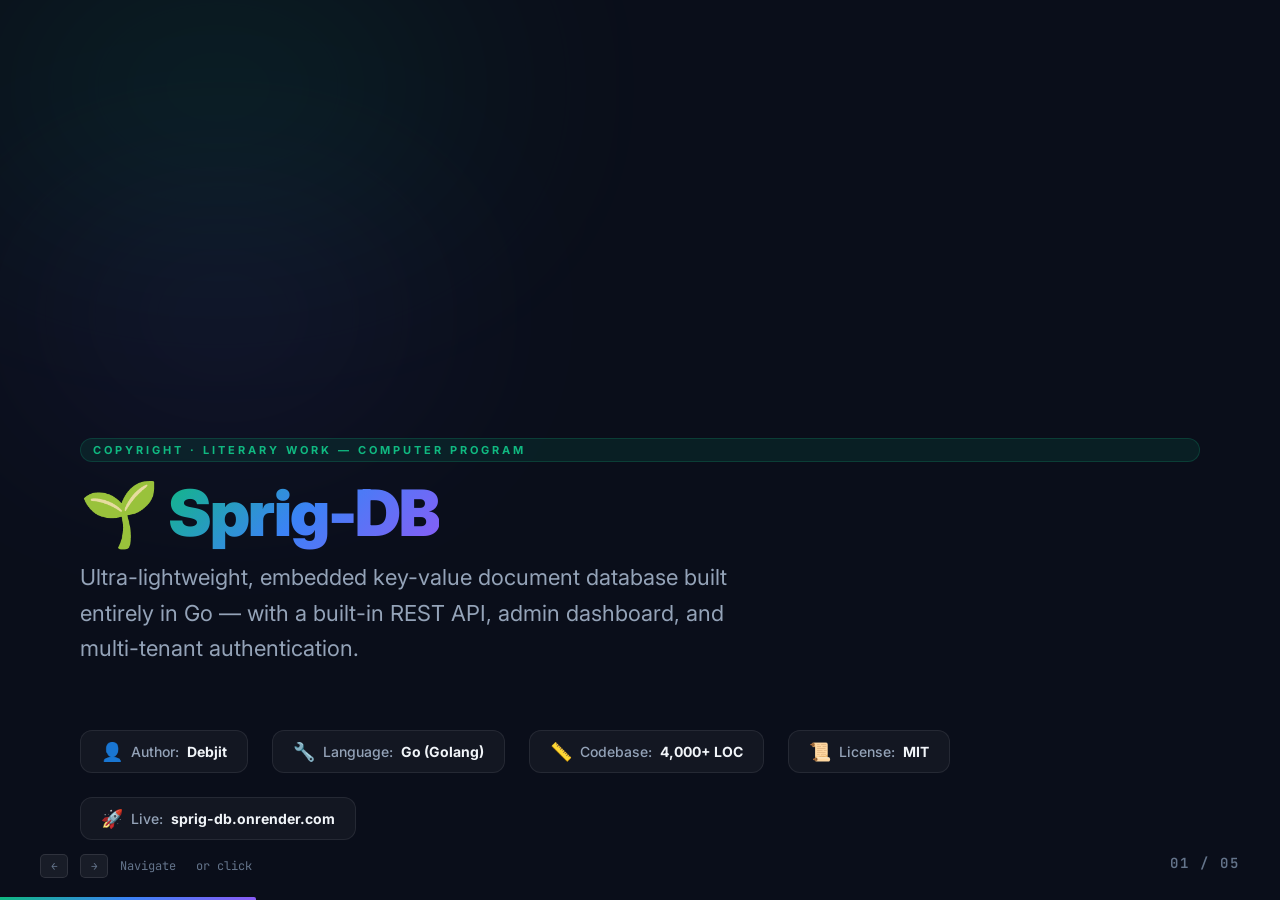
<file: presentation/index.html>
<!DOCTYPE html>
<html lang="en">
<head>
  <meta charset="UTF-8">
  <meta name="viewport" content="width=device-width, initial-scale=1.0">
  <title>Sprig-DB — Copyright Presentation</title>
  <link rel="preconnect" href="https://fonts.googleapis.com">
  <link rel="preconnect" href="https://fonts.gstatic.com" crossorigin>
  <link href="https://fonts.googleapis.com/css2?family=Inter:wght@300;400;500;600;700;800;900&family=JetBrains+Mono:wght@400;500;700&display=swap" rel="stylesheet">
  <style>
    *, *::before, *::after { margin: 0; padding: 0; box-sizing: border-box; }

    :root {
      --bg-primary: #0a0e1a;
      --bg-secondary: #111827;
      --bg-card: rgba(17, 24, 39, 0.7);
      --glass: rgba(255, 255, 255, 0.04);
      --glass-border: rgba(255, 255, 255, 0.08);
      --text-primary: #f1f5f9;
      --text-secondary: #94a3b8;
      --text-muted: #64748b;
      --accent-green: #10b981;
      --accent-emerald: #34d399;
      --accent-blue: #3b82f6;
      --accent-indigo: #6366f1;
      --accent-purple: #8b5cf6;
      --accent-pink: #ec4899;
      --accent-amber: #f59e0b;
      --accent-red: #ef4444;
      --gradient-main: linear-gradient(135deg, #10b981 0%, #3b82f6 50%, #8b5cf6 100%);
      --gradient-warm: linear-gradient(135deg, #f59e0b 0%, #ef4444 100%);
      --gradient-cool: linear-gradient(135deg, #06b6d4 0%, #6366f1 100%);
    }

    html, body {
      width: 100%;
      height: 100%;
      overflow: hidden;
      font-family: 'Inter', -apple-system, BlinkMacSystemFont, sans-serif;
      background: var(--bg-primary);
      color: var(--text-primary);
      -webkit-font-smoothing: antialiased;
    }

    /* ── Slide Container ── */
    .slides-container {
      width: 100%;
      height: 100%;
      position: relative;
    }

    .slide {
      position: absolute;
      inset: 0;
      display: flex;
      flex-direction: column;
      justify-content: center;
      padding: 60px 80px;
      opacity: 0;
      visibility: hidden;
      transform: translateX(60px);
      transition: all 0.6s cubic-bezier(0.16, 1, 0.3, 1);
      overflow-y: auto;
    }

    .slide.active {
      opacity: 1;
      visibility: visible;
      transform: translateX(0);
    }

    .slide.exit-left {
      opacity: 0;
      visibility: hidden;
      transform: translateX(-60px);
    }

    /* ── Background Effects ── */
    .bg-orb {
      position: absolute;
      border-radius: 50%;
      filter: blur(120px);
      opacity: 0.15;
      pointer-events: none;
      z-index: 0;
    }

    .slide > * { position: relative; z-index: 1; }

    /* ── Slide Number ── */
    .slide-number {
      position: fixed;
      bottom: 28px;
      right: 40px;
      font-size: 14px;
      font-weight: 600;
      color: var(--text-muted);
      letter-spacing: 2px;
      z-index: 100;
      font-family: 'JetBrains Mono', monospace;
    }

    /* ── Progress Bar ── */
    .progress-bar {
      position: fixed;
      bottom: 0;
      left: 0;
      height: 3px;
      background: var(--gradient-main);
      transition: width 0.5s cubic-bezier(0.16, 1, 0.3, 1);
      z-index: 100;
      border-radius: 0 2px 0 0;
    }

    /* ── Typography ── */
    .slide-label {
      display: inline-block;
      font-size: 11px;
      font-weight: 700;
      letter-spacing: 3px;
      text-transform: uppercase;
      color: var(--accent-green);
      margin-bottom: 16px;
      padding: 4px 12px;
      background: rgba(16, 185, 129, 0.1);
      border: 1px solid rgba(16, 185, 129, 0.2);
      border-radius: 20px;
    }

    h1 {
      font-size: 64px;
      font-weight: 900;
      line-height: 1.1;
      letter-spacing: -2px;
      margin-bottom: 12px;
    }

    h1 .gradient-text {
      background: var(--gradient-main);
      -webkit-background-clip: text;
      -webkit-text-fill-color: transparent;
      background-clip: text;
    }

    h2 {
      font-size: 42px;
      font-weight: 800;
      line-height: 1.2;
      letter-spacing: -1px;
      margin-bottom: 32px;
    }

    h2 .gradient-text {
      background: var(--gradient-main);
      -webkit-background-clip: text;
      -webkit-text-fill-color: transparent;
      background-clip: text;
    }

    h3 {
      font-size: 20px;
      font-weight: 700;
      color: var(--text-primary);
      margin-bottom: 12px;
    }

    .subtitle {
      font-size: 22px;
      font-weight: 400;
      color: var(--text-secondary);
      line-height: 1.6;
      max-width: 700px;
      margin-bottom: 40px;
    }

    p, li {
      font-size: 18px;
      line-height: 1.7;
      color: var(--text-secondary);
    }

    /* ── Meta Row ── */
    .meta-row {
      display: flex;
      gap: 24px;
      flex-wrap: wrap;
      margin-top: 24px;
    }

    .meta-chip {
      display: flex;
      align-items: center;
      gap: 8px;
      padding: 10px 20px;
      background: var(--glass);
      border: 1px solid var(--glass-border);
      border-radius: 12px;
      font-size: 14px;
      font-weight: 500;
      color: var(--text-secondary);
      backdrop-filter: blur(12px);
    }

    .meta-chip .chip-icon {
      font-size: 18px;
    }

    .meta-chip .chip-value {
      color: var(--text-primary);
      font-weight: 700;
    }

    /* ── Glass Card ── */
    .glass-card {
      background: var(--glass);
      border: 1px solid var(--glass-border);
      border-radius: 16px;
      padding: 28px 32px;
      backdrop-filter: blur(20px);
      transition: border-color 0.3s, transform 0.3s;
    }

    .glass-card:hover {
      border-color: rgba(255, 255, 255, 0.15);
      transform: translateY(-2px);
    }

    .glass-card h3 {
      margin-bottom: 16px;
    }

    /* ── Grid Layouts ── */
    .grid-2 {
      display: grid;
      grid-template-columns: 1fr 1fr;
      gap: 24px;
      margin-top: 8px;
    }

    .grid-3 {
      display: grid;
      grid-template-columns: 1fr 1fr 1fr;
      gap: 20px;
      margin-top: 8px;
    }

    /* ── Problem Cards ── */
    .problem-item {
      display: flex;
      align-items: flex-start;
      gap: 14px;
      padding: 16px 0;
    }

    .problem-item .icon {
      font-size: 22px;
      flex-shrink: 0;
      margin-top: 2px;
    }

    .problem-item .label {
      font-size: 16px;
      font-weight: 600;
      color: var(--text-primary);
    }

    .problem-item .desc {
      font-size: 14px;
      color: var(--text-muted);
      margin-top: 4px;
    }

    /* ── Comparison Table ── */
    .comparison-table {
      width: 100%;
      border-collapse: separate;
      border-spacing: 0;
      margin-top: 12px;
      font-size: 15px;
    }

    .comparison-table th {
      text-align: left;
      padding: 12px 16px;
      font-weight: 700;
      font-size: 12px;
      letter-spacing: 1.5px;
      text-transform: uppercase;
      color: var(--text-muted);
      border-bottom: 1px solid var(--glass-border);
    }

    .comparison-table td {
      padding: 10px 16px;
      border-bottom: 1px solid rgba(255, 255, 255, 0.03);
      color: var(--text-secondary);
      font-size: 14px;
    }

    .comparison-table tr:last-child td {
      border-bottom: none;
    }

    .check { color: var(--accent-green); font-weight: 700; }
    .cross { color: var(--accent-red); opacity: 0.6; }

    /* ── Stats Row ── */
    .stat-card {
      text-align: center;
      padding: 24px 16px;
    }

    .stat-card .stat-value {
      font-size: 36px;
      font-weight: 900;
      background: var(--gradient-main);
      -webkit-background-clip: text;
      -webkit-text-fill-color: transparent;
      background-clip: text;
    }

    .stat-card .stat-label {
      font-size: 13px;
      font-weight: 600;
      color: var(--text-muted);
      margin-top: 6px;
      text-transform: uppercase;
      letter-spacing: 1px;
    }

    /* ── Novelty Component Table ── */
    .component-row {
      display: flex;
      align-items: center;
      padding: 12px 0;
      border-bottom: 1px solid rgba(255, 255, 255, 0.04);
      gap: 16px;
    }

    .component-row:last-child { border-bottom: none; }

    .component-name {
      font-size: 14px;
      font-weight: 700;
      color: var(--accent-emerald);
      min-width: 180px;
      font-family: 'JetBrains Mono', monospace;
    }

    .component-lines {
      font-size: 13px;
      font-weight: 600;
      color: var(--accent-blue);
      min-width: 80px;
      font-family: 'JetBrains Mono', monospace;
    }

    .component-desc {
      font-size: 14px;
      color: var(--text-secondary);
      flex: 1;
    }

    /* ── User Segment Cards ── */
    .user-card {
      padding: 20px 24px;
    }

    .user-card .user-icon {
      font-size: 28px;
      margin-bottom: 10px;
    }

    .user-card .user-title {
      font-size: 15px;
      font-weight: 700;
      color: var(--text-primary);
      margin-bottom: 6px;
    }

    .user-card .user-desc {
      font-size: 13px;
      color: var(--text-muted);
      line-height: 1.5;
    }

    /* ── TRL Badge ── */
    .trl-badge {
      display: inline-flex;
      align-items: center;
      gap: 10px;
      padding: 10px 24px;
      background: linear-gradient(135deg, rgba(16, 185, 129, 0.15), rgba(59, 130, 246, 0.15));
      border: 1px solid rgba(16, 185, 129, 0.3);
      border-radius: 12px;
      font-size: 16px;
      font-weight: 700;
      color: var(--accent-emerald);
      margin-bottom: 24px;
    }

    /* ── Next Steps List ── */
    .next-steps-list {
      list-style: none;
      margin-top: 12px;
    }

    .next-steps-list li {
      display: flex;
      align-items: center;
      gap: 12px;
      padding: 8px 0;
      font-size: 15px;
    }

    .next-steps-list .step-num {
      display: flex;
      align-items: center;
      justify-content: center;
      width: 28px;
      height: 28px;
      border-radius: 8px;
      background: var(--gradient-main);
      font-size: 13px;
      font-weight: 800;
      color: white;
      flex-shrink: 0;
    }

    /* ── Copyright Claim Box ── */
    .copyright-claim {
      margin-top: 24px;
      padding: 20px 28px;
      background: linear-gradient(135deg, rgba(16, 185, 129, 0.08), rgba(99, 102, 241, 0.08));
      border: 1px solid rgba(16, 185, 129, 0.2);
      border-radius: 14px;
      font-size: 14px;
      line-height: 1.7;
      color: var(--text-secondary);
    }

    .copyright-claim strong {
      color: var(--accent-emerald);
    }

    /* ── Checkmark List ── */
    .check-list {
      list-style: none;
      margin-top: 8px;
    }

    .check-list li {
      display: flex;
      align-items: center;
      gap: 10px;
      padding: 6px 0;
      font-size: 15px;
    }

    .check-list li::before {
      content: '✓';
      color: var(--accent-green);
      font-weight: 800;
      font-size: 16px;
    }

    /* ── Keyboard Hint ── */
    .keyboard-hint {
      position: fixed;
      bottom: 22px;
      left: 40px;
      display: flex;
      align-items: center;
      gap: 12px;
      font-size: 12px;
      color: var(--text-muted);
      z-index: 100;
      font-family: 'JetBrains Mono', monospace;
    }

    .key {
      display: inline-flex;
      align-items: center;
      justify-content: center;
      min-width: 28px;
      height: 24px;
      padding: 0 6px;
      background: rgba(255, 255, 255, 0.06);
      border: 1px solid rgba(255, 255, 255, 0.1);
      border-radius: 5px;
      font-size: 11px;
      font-weight: 600;
    }

    /* ── Fade-in animation for children ── */
    .slide.active .fade-in {
      animation: fadeInUp 0.5s ease forwards;
      opacity: 0;
    }

    .slide.active .fade-in:nth-child(1) { animation-delay: 0.05s; }
    .slide.active .fade-in:nth-child(2) { animation-delay: 0.15s; }
    .slide.active .fade-in:nth-child(3) { animation-delay: 0.25s; }
    .slide.active .fade-in:nth-child(4) { animation-delay: 0.35s; }
    .slide.active .fade-in:nth-child(5) { animation-delay: 0.45s; }
    .slide.active .fade-in:nth-child(6) { animation-delay: 0.55s; }

    @keyframes fadeInUp {
      from { opacity: 0; transform: translateY(18px); }
      to   { opacity: 1; transform: translateY(0); }
    }

    /* ── Responsive ── */
    @media (max-width: 1200px) {
      .slide { padding: 40px 48px; }
      h1 { font-size: 48px; }
      h2 { font-size: 34px; }
      .grid-3 { grid-template-columns: 1fr 1fr; }
    }
  </style>
</head>
<body>

<div class="slides-container">

  <!-- ═══════════════ SLIDE 1 — Title ═══════════════ -->
  <div class="slide active" id="slide-1">
    <div class="bg-orb" style="width:500px;height:500px;background:#10b981;top:-10%;right:10%;"></div>
    <div class="bg-orb" style="width:400px;height:400px;background:#6366f1;bottom:5%;left:-5%;"></div>

    <span class="slide-label fade-in">Copyright · Literary Work — Computer Program</span>
    <h1 class="fade-in">🌱 <span class="gradient-text">Sprig-DB</span></h1>
    <p class="subtitle fade-in">
      Ultra-lightweight, embedded key-value document database built entirely in Go — with a built-in REST API, admin dashboard, and multi-tenant authentication.
    </p>

    <div class="meta-row fade-in">
      <div class="meta-chip">
        <span class="chip-icon">👤</span>
        <span>Author:</span>
        <span class="chip-value">Debjit</span>
      </div>
      <div class="meta-chip">
        <span class="chip-icon">🔧</span>
        <span>Language:</span>
        <span class="chip-value">Go (Golang)</span>
      </div>
      <div class="meta-chip">
        <span class="chip-icon">📏</span>
        <span>Codebase:</span>
        <span class="chip-value">4,000+ LOC</span>
      </div>
      <div class="meta-chip">
        <span class="chip-icon">📜</span>
        <span>License:</span>
        <span class="chip-value">MIT</span>
      </div>
      <div class="meta-chip">
        <span class="chip-icon">🚀</span>
        <span>Live:</span>
        <span class="chip-value">sprig-db.onrender.com</span>
      </div>
    </div>
  </div>

  <!-- ═══════════════ SLIDE 2 — Problem Statement ═══════════════ -->
  <div class="slide" id="slide-2">
    <div class="bg-orb" style="width:450px;height:450px;background:#ef4444;top:5%;right:-5%;"></div>
    <div class="bg-orb" style="width:350px;height:350px;background:#f59e0b;bottom:10%;left:5%;"></div>

    <span class="slide-label fade-in">Slide 2</span>
    <h2 class="fade-in">🎯 Problem Statement & <span class="gradient-text">Relevance</span></h2>

    <div class="grid-2 fade-in">
      <div class="glass-card">
        <h3>The Problem</h3>
        <p style="font-size:15px;margin-bottom:16px;">Modern apps face a <strong style="color:var(--accent-amber)">setup complexity barrier</strong> for lightweight data persistence:</p>
        <div class="problem-item">
          <span class="icon">🗄️</span>
          <div>
            <div class="label">SQLite</div>
            <div class="desc">Requires SQL knowledge & rigid schemas upfront</div>
          </div>
        </div>
        <div class="problem-item">
          <span class="icon">🍃</span>
          <div>
            <div class="label">MongoDB</div>
            <div class="desc">Needs a separate server, heavy dependencies</div>
          </div>
        </div>
        <div class="problem-item">
          <span class="icon">⚡</span>
          <div>
            <div class="label">Redis</div>
            <div class="desc">In-memory only, no persistent document storage</div>
          </div>
        </div>
        <div class="problem-item">
          <span class="icon">☁️</span>
          <div>
            <div class="label">Firebase / Supabase</div>
            <div class="desc">Requires internet & cloud dependency</div>
          </div>
        </div>
      </div>

      <div class="glass-card">
        <h3>The Gap</h3>
        <p style="font-size:15px;margin-bottom:20px;">No single-binary, zero-configuration, embeddable document database for Go that provides:</p>
        <ul class="check-list">
          <li>Schema-flexible JSON document storage</li>
          <li>Built-in REST API & admin dashboard</li>
          <li>JWT-secured multi-tenant access</li>
          <li>SQL-like querying on NoSQL data</li>
          <li>Automatic secondary indexing</li>
          <li>Zero external dependencies</li>
        </ul>

        <h3 style="margin-top:24px;">Relevance</h3>
        <div class="problem-item">
          <span class="icon">🔌</span>
          <div>
            <div class="label">Microservices & Edge/IoT</div>
            <div class="desc">Lightweight embedded DB for constrained environments</div>
          </div>
        </div>
        <div class="problem-item">
          <span class="icon">📚</span>
          <div>
            <div class="label">Educational</div>
            <div class="desc">Learn DB internals (B+ trees, ACID, indexing)</div>
          </div>
        </div>
        <div class="problem-item">
          <span class="icon">⚡</span>
          <div>
            <div class="label">Rapid Prototyping</div>
            <div class="desc">Store structured data with zero setup</div>
          </div>
        </div>
      </div>
    </div>
  </div>

  <!-- ═══════════════ SLIDE 3 — Novelty ═══════════════ -->
  <div class="slide" id="slide-3">
    <div class="bg-orb" style="width:500px;height:500px;background:#8b5cf6;top:-5%;left:30%;"></div>
    <div class="bg-orb" style="width:350px;height:350px;background:#10b981;bottom:-5%;right:10%;"></div>

    <span class="slide-label fade-in">Slide 3</span>
    <h2 class="fade-in">💡 Core Novelty & <span class="gradient-text">Key Differentiators</span></h2>

    <div class="grid-2 fade-in">
      <div class="glass-card" style="padding:20px 24px;">
        <h3>Original Contributions</h3>
        <div class="component-row">
          <span class="component-name">sprig/</span>
          <span class="component-lines">~600</span>
          <span class="component-desc">Collections, filter pipeline, pagination, secondary indexing</span>
        </div>
        <div class="component-row">
          <span class="component-name">api/</span>
          <span class="component-lines">~2,200</span>
          <span class="component-desc">CRUD, filter-map queries, schema engine, SQL parser</span>
        </div>
        <div class="component-row">
          <span class="component-name">auth.go</span>
          <span class="component-lines">~410</span>
          <span class="component-desc">JWT + Cookie dual auth, CAPTCHA, password reset</span>
        </div>
        <div class="component-row">
          <span class="component-name">templates/</span>
          <span class="component-lines">~990</span>
          <span class="component-desc">HTMX glassmorphism dashboard with live query console</span>
        </div>
        <div class="component-row">
          <span class="component-name">multi-tenant</span>
          <span class="component-lines">built-in</span>
          <span class="component-desc"><code style="color:var(--accent-amber);font-family:'JetBrains Mono',monospace;font-size:13px;">_owner</code> field-based tenant isolation</span>
        </div>
        <div class="component-row">
          <span class="component-name">tests/</span>
          <span class="component-lines">~450</span>
          <span class="component-desc">Concurrent safety, benchmarks, index verification</span>
        </div>
      </div>

      <div class="glass-card" style="padding:20px 24px;">
        <h3>bbolt (raw KV) vs Sprig-DB (this work)</h3>
        <table class="comparison-table">
          <thead>
            <tr>
              <th>Feature</th>
              <th>bbolt</th>
              <th>Sprig-DB</th>
            </tr>
          </thead>
          <tbody>
            <tr>
              <td>Collections</td>
              <td class="cross">✗</td>
              <td class="check">✓</td>
            </tr>
            <tr>
              <td>Schema Validation</td>
              <td class="cross">✗</td>
              <td class="check">✓</td>
            </tr>
            <tr>
              <td>REST API</td>
              <td class="cross">✗</td>
              <td class="check">✓</td>
            </tr>
            <tr>
              <td>SQL-like Queries</td>
              <td class="cross">✗</td>
              <td class="check">✓</td>
            </tr>
            <tr>
              <td>Auth & Multi-tenancy</td>
              <td class="cross">✗</td>
              <td class="check">✓</td>
            </tr>
            <tr>
              <td>Admin Dashboard</td>
              <td class="cross">✗</td>
              <td class="check">✓</td>
            </tr>
            <tr>
              <td>Secondary Indexes</td>
              <td class="cross">✗</td>
              <td class="check">✓</td>
            </tr>
            <tr>
              <td>Pagination</td>
              <td class="cross">✗</td>
              <td class="check">✓</td>
            </tr>
          </tbody>
        </table>
      </div>
    </div>
  </div>

  <!-- ═══════════════ SLIDE 4 — Application & TRL ═══════════════ -->
  <div class="slide" id="slide-4">
    <div class="bg-orb" style="width:400px;height:400px;background:#06b6d4;top:10%;right:5%;"></div>
    <div class="bg-orb" style="width:300px;height:300px;background:#ec4899;bottom:5%;left:15%;"></div>

    <span class="slide-label fade-in">Slide 4</span>
    <h2 class="fade-in">🚀 Application, TRL & <span class="gradient-text">Potential Users</span></h2>

    <div class="fade-in" style="display:flex;align-items:center;gap:24px;margin-bottom:20px;">
      <div class="trl-badge">
        <span style="font-size:24px;">🎯</span>
        TRL 7 — System Prototype in Operational Environment
      </div>
    </div>

    <div class="grid-2 fade-in" style="margin-bottom:20px;">
      <div class="glass-card" style="padding:20px 24px;">
        <h3>Validation</h3>
        <ul class="check-list">
          <li>Deployed live on Render.com cloud</li>
          <li>Concurrent read/write stress tested</li>
          <li>Dockerized for production deployment</li>
          <li>12+ unit tests + benchmark suite</li>
        </ul>
      </div>
      <div class="glass-card" style="padding:20px 24px;">
        <h3>Industry Relevance</h3>
        <ul class="check-list">
          <li>Embedded DB market — projected $13B+ by 2028</li>
          <li>Growing demand for edge-native data stores</li>
          <li>Serverless-friendly single-binary architecture</li>
          <li>Open-source MIT enables adoption</li>
        </ul>
      </div>
    </div>

    <div class="grid-3 fade-in" style="grid-template-columns: repeat(5, 1fr);">
      <div class="glass-card user-card">
        <div class="user-icon">👨‍💻</div>
        <div class="user-title">Go Developers</div>
        <div class="user-desc">Embed as a library for instant persistent storage</div>
      </div>
      <div class="glass-card user-card">
        <div class="user-icon">🎓</div>
        <div class="user-title">Students</div>
        <div class="user-desc">Learn DB internals with readable Go code</div>
      </div>
      <div class="glass-card user-card">
        <div class="user-icon">🚀</div>
        <div class="user-title">Startup MVPs</div>
        <div class="user-desc">Zero-config backend with auth & dashboard</div>
      </div>
      <div class="glass-card user-card">
        <div class="user-icon">📡</div>
        <div class="user-title">IoT / Edge</div>
        <div class="user-desc">Single-binary store for constrained devices</div>
      </div>
      <div class="glass-card user-card">
        <div class="user-icon">📖</div>
        <div class="user-title">Educators</div>
        <div class="user-desc">Teaching tool for database courses</div>
      </div>
    </div>
  </div>

  <!-- ═══════════════ SLIDE 5 — Status & Next Steps ═══════════════ -->
  <div class="slide" id="slide-5">
    <div class="bg-orb" style="width:500px;height:500px;background:#10b981;top:-10%;left:20%;"></div>
    <div class="bg-orb" style="width:400px;height:400px;background:#3b82f6;bottom:-5%;right:-5%;"></div>

    <span class="slide-label fade-in">Slide 5</span>
    <h2 class="fade-in">📈 Status of Work & <span class="gradient-text">Next Steps</span></h2>

    <div class="grid-2 fade-in" style="margin-bottom:20px;">
      <div class="glass-card">
        <h3>Current Status ✅</h3>
        <ul class="check-list">
          <li>Fully functional — Core engine, API, Auth, Dashboard, SQL Parser</li>
          <li>Deployed live at sprig-db.onrender.com</li>
          <li>12+ unit tests, concurrent safety tests, benchmarks</li>
          <li>Open source on GitHub under MIT License</li>
          <li>Comprehensive README & architecture docs</li>
        </ul>
      </div>

      <div class="glass-card">
        <h3>Planned Next Steps 🔜</h3>
        <ul class="next-steps-list">
          <li>
            <span class="step-num">1</span>
            <span>Advanced Query Operators — <code style="font-family:'JetBrains Mono',monospace;color:var(--accent-amber);font-size:13px;">$gt, $lt, $in</code>, AND/OR chaining</span>
          </li>
          <li>
            <span class="step-num">2</span>
            <span>Data Export — CSV/JSON bulk export from dashboard</span>
          </li>
          <li>
            <span class="step-num">3</span>
            <span>Replication — Leader-follower read replicas</span>
          </li>
          <li>
            <span class="step-num">4</span>
            <span>Plugin System — Custom middleware hooks</span>
          </li>
          <li>
            <span class="step-num">5</span>
            <span>Community Building — Package registry & tutorials</span>
          </li>
        </ul>
      </div>
    </div>

    <div class="fade-in" style="display:flex;gap:24px;margin-bottom:20px;">
      <div class="glass-card stat-card" style="flex:1;">
        <div class="stat-value">19</div>
        <div class="stat-label">Go Files</div>
      </div>
      <div class="glass-card stat-card" style="flex:1;">
        <div class="stat-value">4,067</div>
        <div class="stat-label">Lines of Go</div>
      </div>
      <div class="glass-card stat-card" style="flex:1;">
        <div class="stat-value">7</div>
        <div class="stat-label">HTML Templates</div>
      </div>
      <div class="glass-card stat-card" style="flex:1;">
        <div class="stat-value">693</div>
        <div class="stat-label">Lines of CSS</div>
      </div>
      <div class="glass-card stat-card" style="flex:1;">
        <div class="stat-value">12+</div>
        <div class="stat-label">Test Cases</div>
      </div>
    </div>

    <div class="copyright-claim fade-in">
      <strong>Copyright Claim:</strong> All source code, documentation, HTML templates, CSS styling, and architectural design are <strong>original creative expressions</strong> authored solely by <strong>Debjit</strong>. The work builds upon open-source dependencies (bbolt, Echo, jwt-go) but all application logic, API design, schema engine, query parser, dashboard UI, and multi-tenancy system are entirely original.
    </div>
  </div>

</div>

<!-- Progress & Navigation -->
<div class="progress-bar" id="progress-bar" style="width: 20%;"></div>
<div class="slide-number" id="slide-number">01 / 05</div>
<div class="keyboard-hint">
  <span class="key">←</span><span class="key">→</span> Navigate
  <span style="margin-left:8px;">or click</span>
</div>

<script>
  const totalSlides = 5;
  let current = 1;

  function goToSlide(n) {
    if (n < 1 || n > totalSlides) return;

    const prev = document.getElementById('slide-' + current);
    const next = document.getElementById('slide-' + n);

    // Remove all state classes
    document.querySelectorAll('.slide').forEach(s => {
      s.classList.remove('active', 'exit-left');
    });

    if (n > current) {
      prev.classList.add('exit-left');
    }

    next.classList.add('active');
    current = n;

    // Update progress bar
    const pct = (current / totalSlides) * 100;
    document.getElementById('progress-bar').style.width = pct + '%';

    // Update slide number
    document.getElementById('slide-number').textContent =
      String(current).padStart(2, '0') + ' / ' + String(totalSlides).padStart(2, '0');
  }

  // Keyboard navigation
  document.addEventListener('keydown', (e) => {
    if (e.key === 'ArrowRight' || e.key === ' ' || e.key === 'Enter') {
      e.preventDefault();
      goToSlide(current + 1);
    } else if (e.key === 'ArrowLeft' || e.key === 'Backspace') {
      e.preventDefault();
      goToSlide(current - 1);
    } else if (e.key === 'Home') {
      e.preventDefault();
      goToSlide(1);
    } else if (e.key === 'End') {
      e.preventDefault();
      goToSlide(totalSlides);
    }
  });

  // Click to advance
  document.addEventListener('click', (e) => {
    // Don't advance if clicking on interactive elements
    if (e.target.closest('a, button, input, .keyboard-hint')) return;

    const x = e.clientX;
    if (x > window.innerWidth * 0.3) {
      goToSlide(current + 1);
    } else {
      goToSlide(current - 1);
    }
  });
</script>

</body>
</html>
</file>
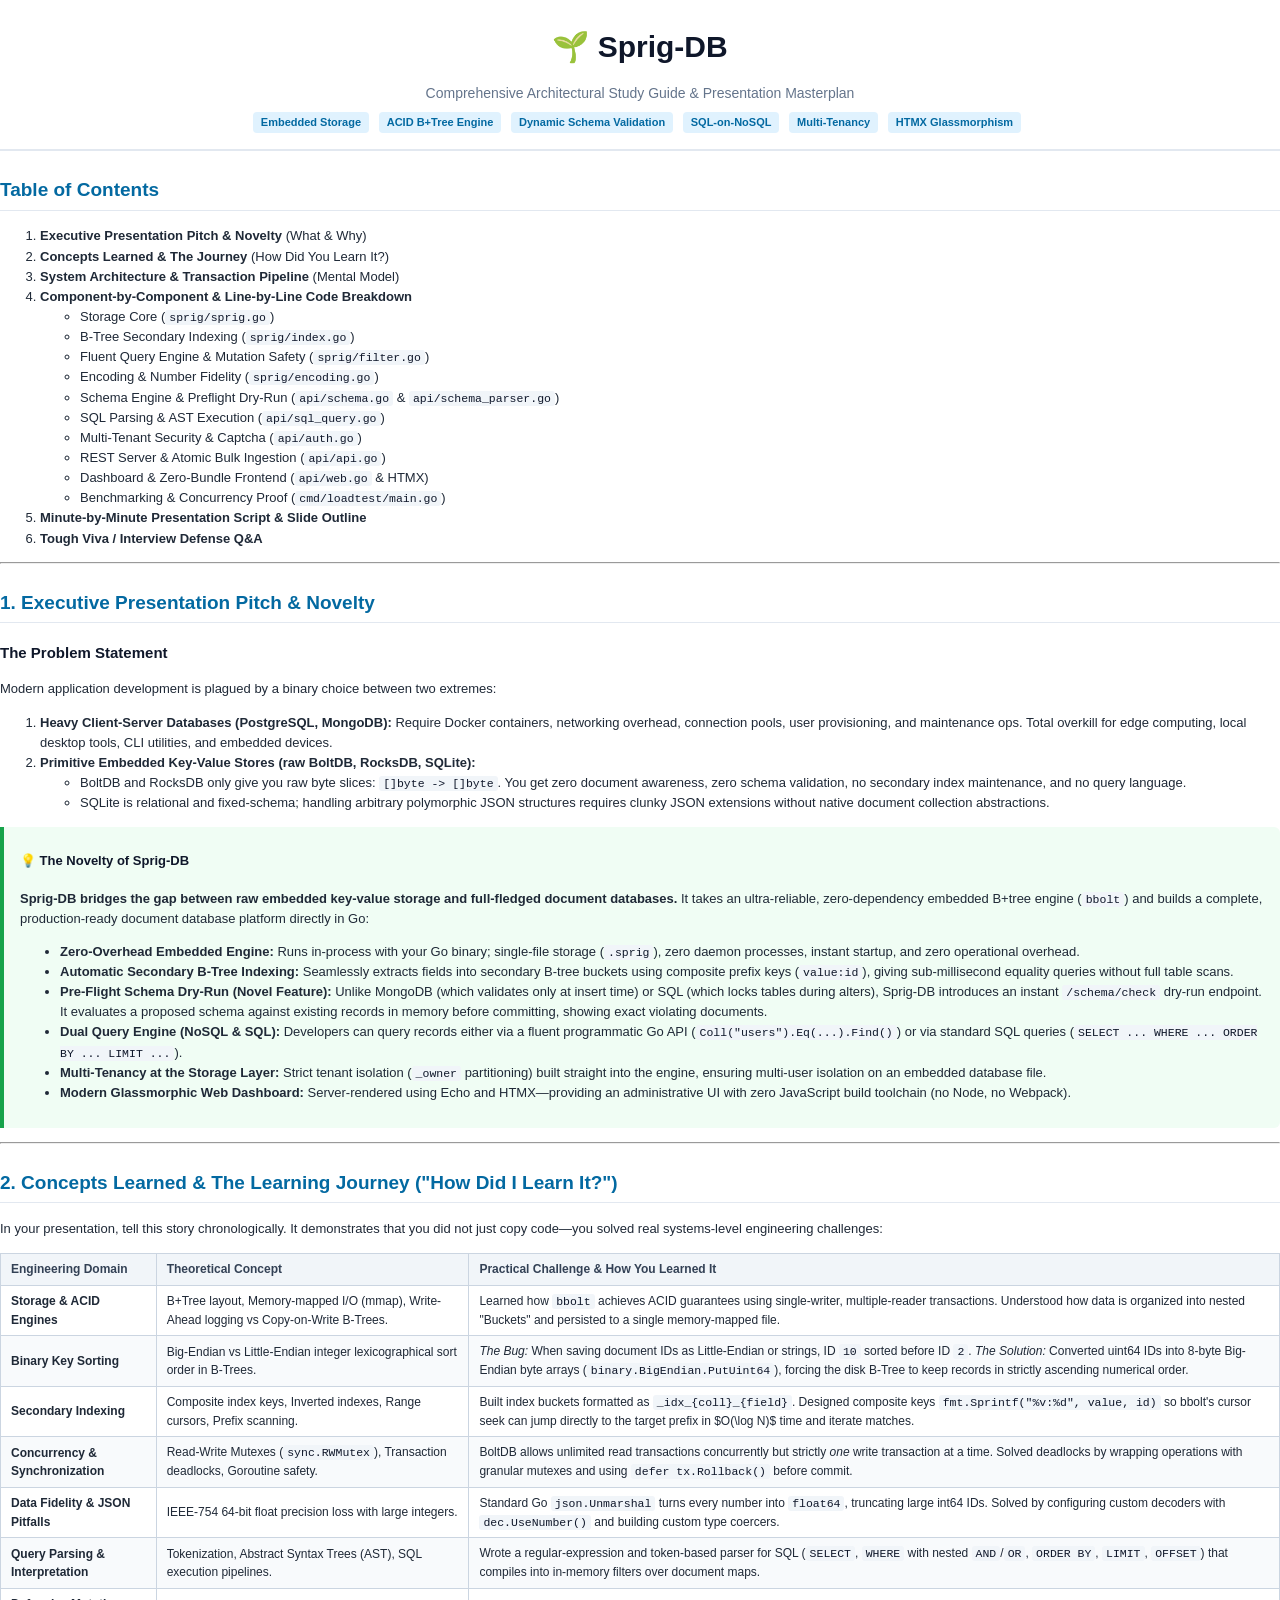
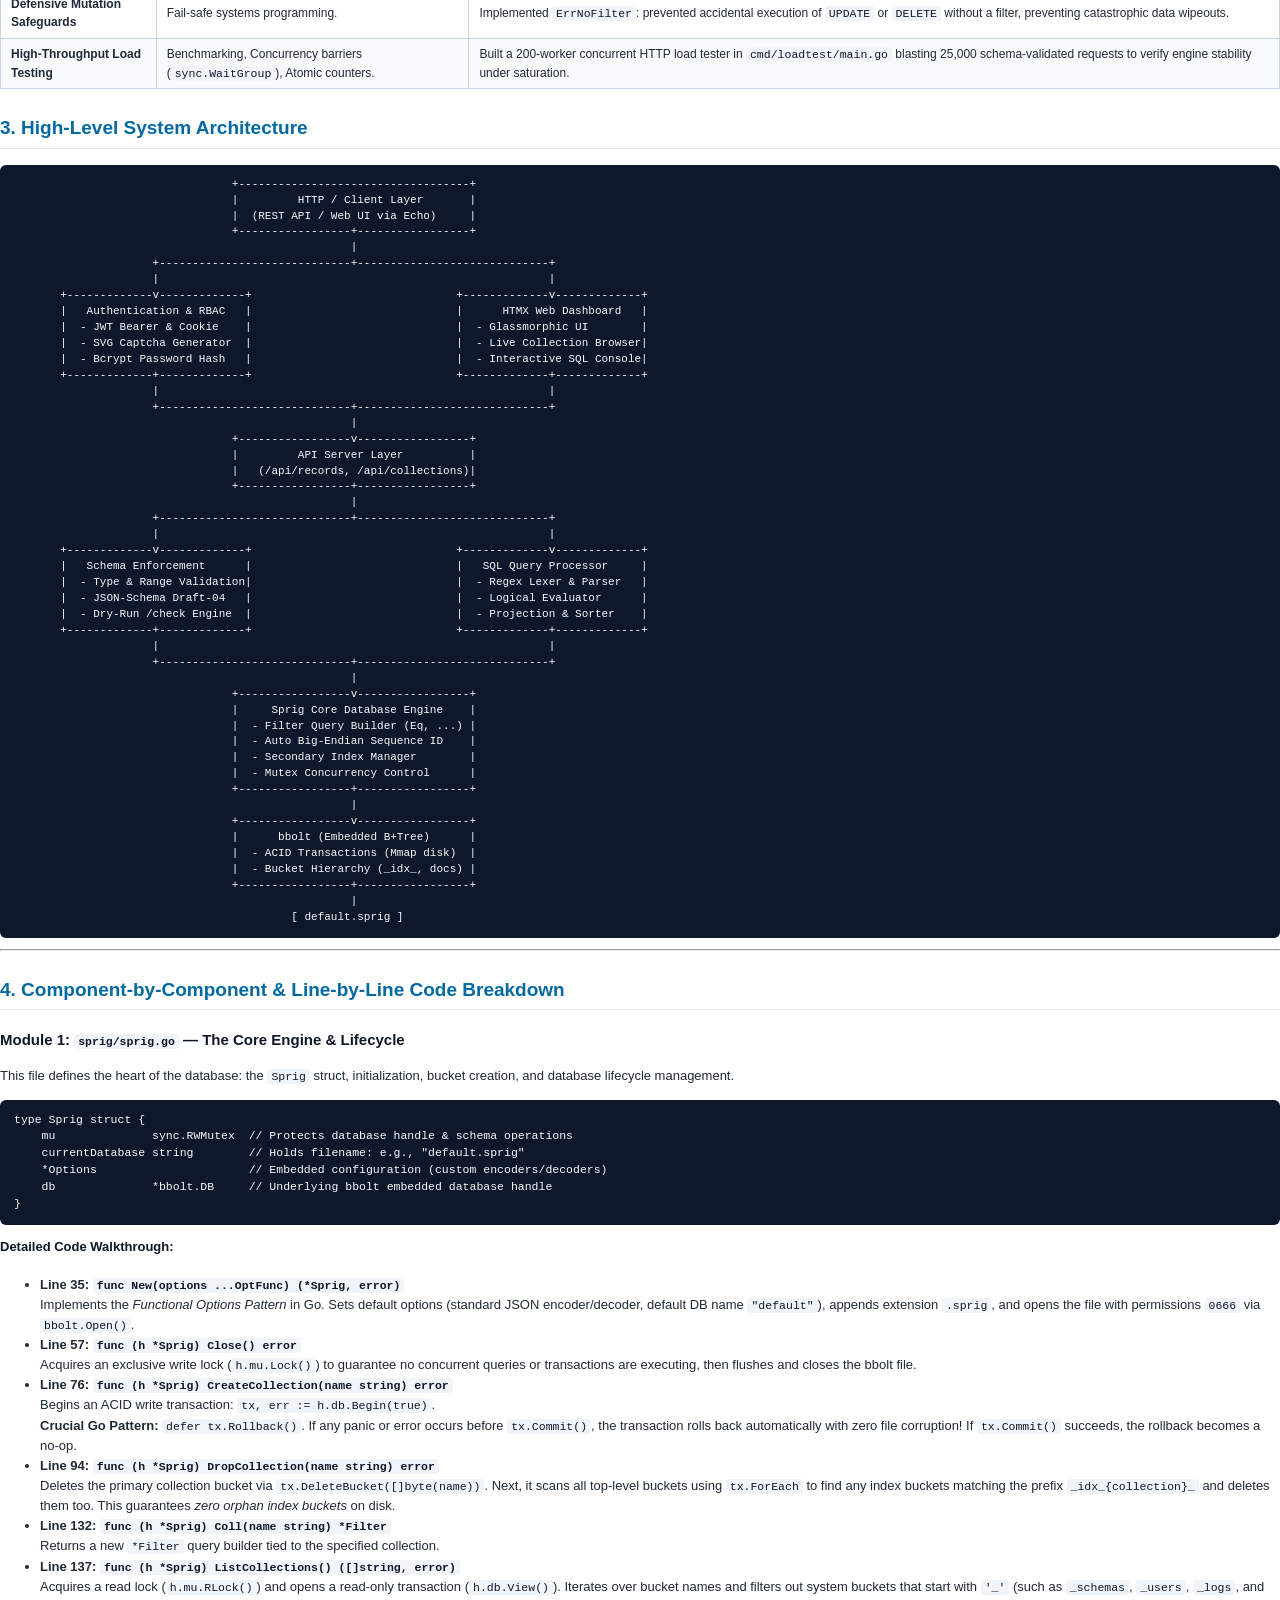
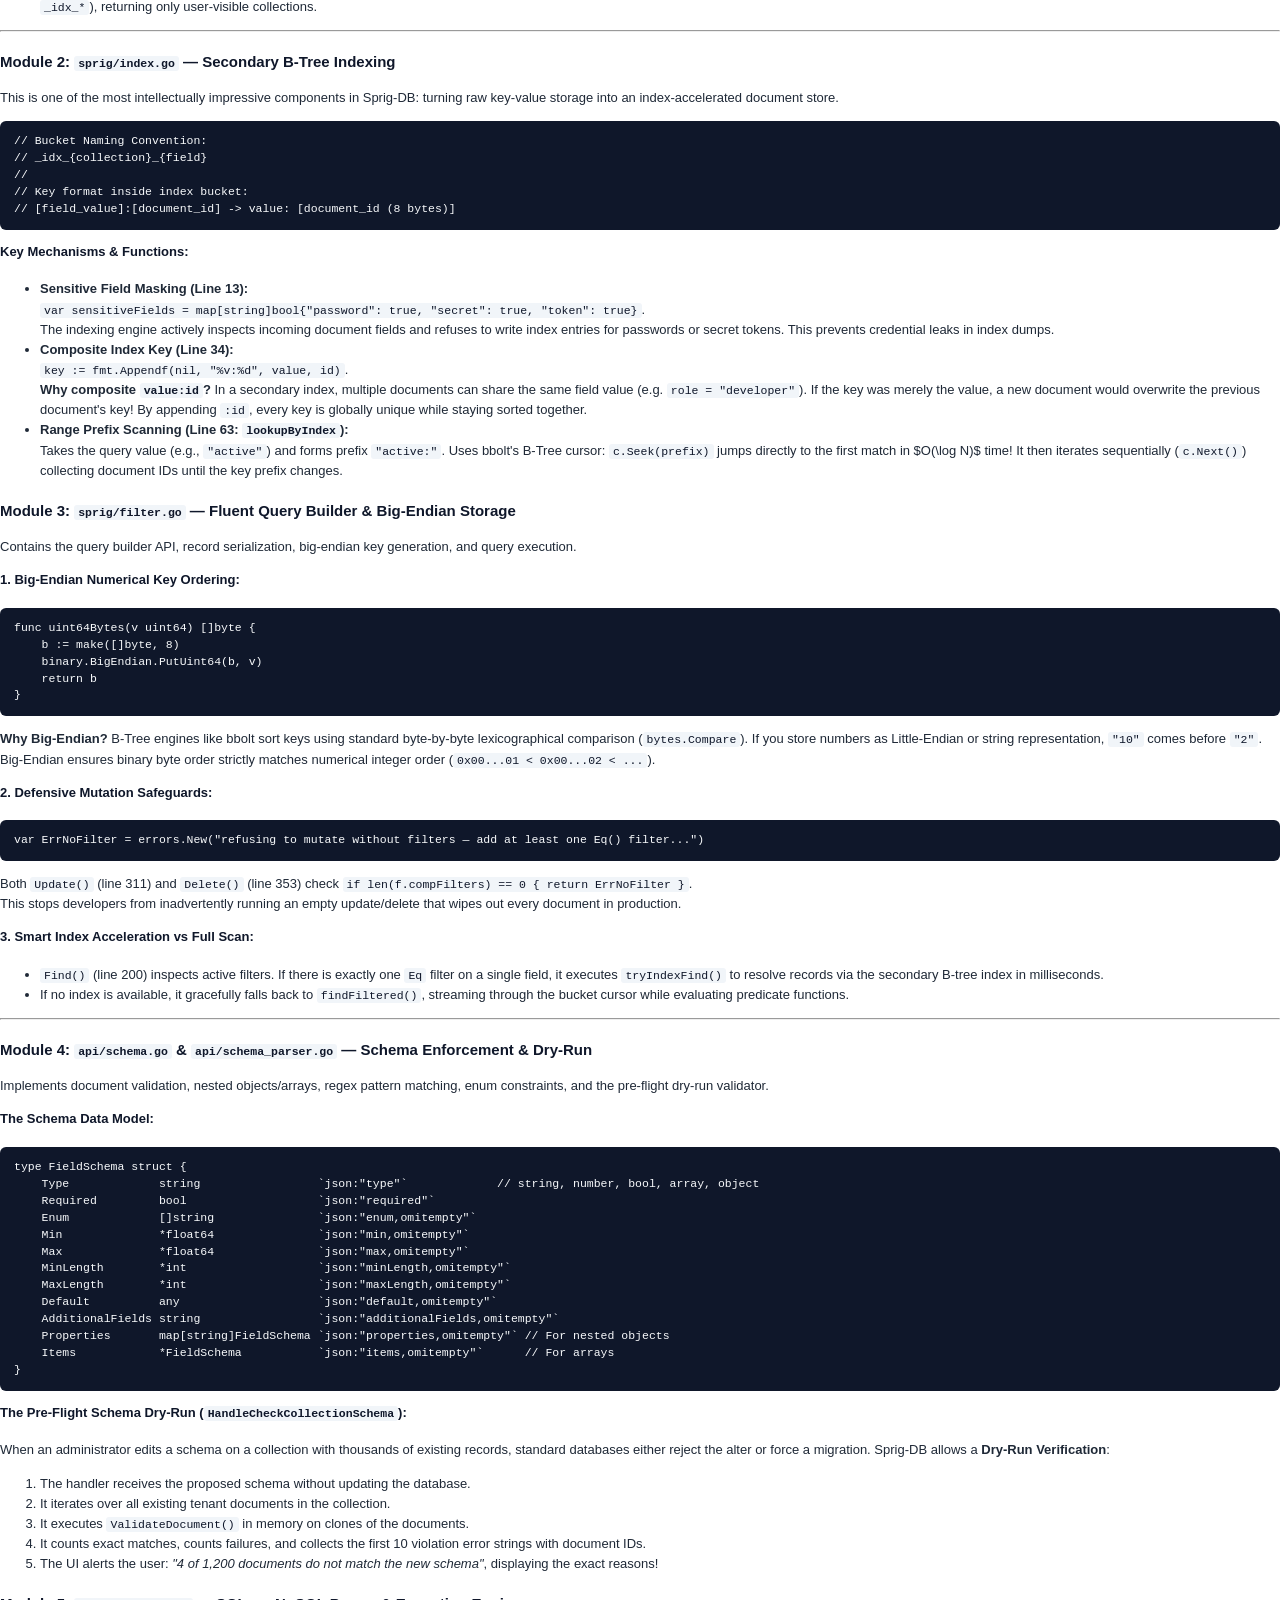
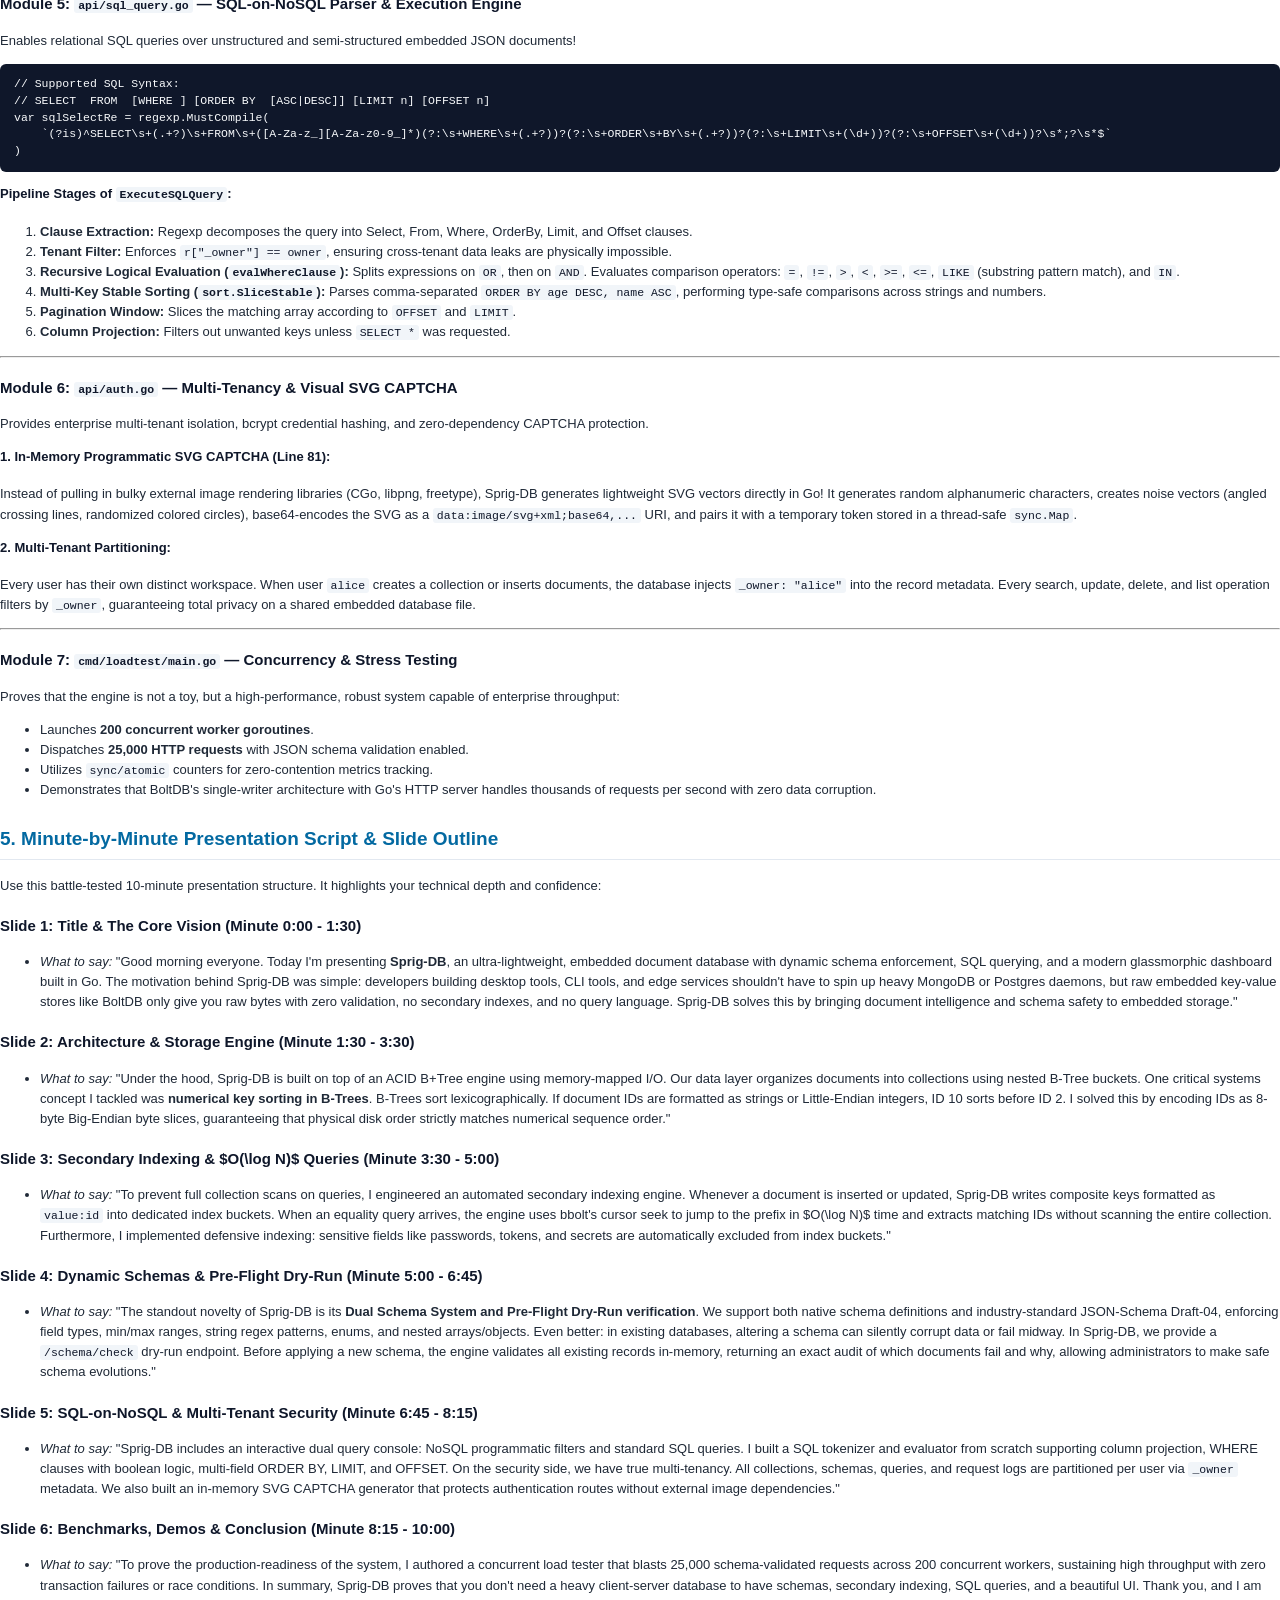
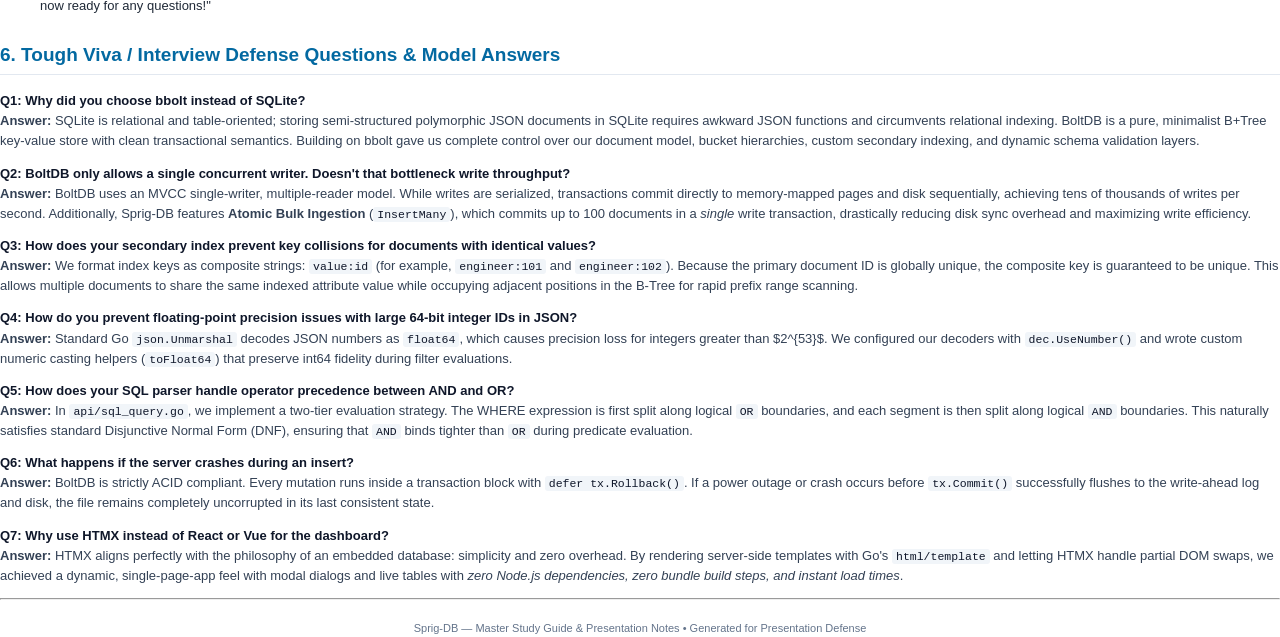
<file: study_guide.html>
<!DOCTYPE html>
<html lang="en">
<head>
<meta charset="UTF-8">
<title>Sprig-DB: Complete Technical Study Guide & Presentation Notes</title>
<style>
  @page {
    size: A4;
    margin: 20mm 15mm 20mm 15mm;
    @bottom-right {
      content: counter(page);
    }
  }
  body {
    font-family: -apple-system, BlinkMacSystemFont, "Segoe UI", Roboto, Helvetica, Arial, sans-serif;
    line-height: 1.55;
    color: #1f2937;
    background: #ffffff;
    font-size: 13px;
    margin: 0;
    padding: 0;
  }
  h1, h2, h3, h4 {
    color: #0f172a;
    font-weight: 700;
    page-break-after: avoid;
  }
  h1 { font-size: 26px; border-bottom: 2px solid #0284c7; padding-bottom: 8px; margin-top: 0; }
  h2 { font-size: 19px; border-bottom: 1px solid #e2e8f0; padding-bottom: 5px; margin-top: 24px; color: #0369a1; }
  h3 { font-size: 15px; margin-top: 18px; color: #0f172a; }
  h4 { font-size: 13px; margin-top: 12px; }
  
  .badge {
    display: inline-block;
    padding: 2px 8px;
    font-size: 11px;
    font-weight: 600;
    border-radius: 4px;
    background: #e0f2fe;
    color: #0369a1;
    margin-right: 6px;
  }
  .highlight-box {
    background: #f8fafc;
    border-left: 4px solid #0284c7;
    padding: 12px 16px;
    margin: 14px 0;
    border-radius: 0 6px 6px 0;
  }
  .callout-warning {
    background: #fffbeb;
    border-left: 4px solid #d97706;
    padding: 12px 16px;
    margin: 14px 0;
    border-radius: 0 6px 6px 0;
  }
  .callout-novelty {
    background: #f0fdf4;
    border-left: 4px solid #16a34a;
    padding: 12px 16px;
    margin: 14px 0;
    border-radius: 0 6px 6px 0;
  }
  pre {
    background: #0f172a;
    color: #f8fafc;
    padding: 12px 14px;
    border-radius: 6px;
    font-family: ui-monospace, SFMono-Regular, Menlo, Monaco, Consolas, monospace;
    font-size: 11px;
    line-height: 1.45;
    overflow-x: auto;
    page-break-inside: avoid;
  }
  code {
    font-family: ui-monospace, SFMono-Regular, Menlo, Monaco, Consolas, monospace;
    font-size: 11.5px;
    background: #f1f5f9;
    color: #0f172a;
    padding: 1px 4px;
    border-radius: 3px;
  }
  pre code {
    background: transparent;
    color: inherit;
    padding: 0;
  }
  table {
    width: 100%;
    border-collapse: collapse;
    margin: 14px 0;
    font-size: 12px;
    page-break-inside: avoid;
  }
  th, td {
    border: 1px solid #cbd5e1;
    padding: 6px 10px;
    text-align: left;
  }
  th {
    background: #f1f5f9;
    font-weight: 600;
    color: #334155;
  }
  tr:nth-child(even) {
    background: #f8fafc;
  }
  .page-break {
    page-break-before: always;
  }
  .hero-header {
    text-align: center;
    padding: 24px 0 16px 0;
    border-bottom: 2px solid #e2e8f0;
    margin-bottom: 24px;
  }
  .hero-header h1 {
    font-size: 30px;
    border: none;
    margin-bottom: 4px;
  }
  .hero-subtitle {
    font-size: 14px;
    color: #64748b;
    margin-bottom: 8px;
  }
  .qa-q {
    font-weight: 700;
    color: #0f172a;
    margin-top: 12px;
  }
  .qa-a {
    color: #334155;
    margin-bottom: 12px;
  }
</style>
</head>
<body>

<div class="hero-header">
  <h1>🌱 Sprig-DB</h1>
  <div class="hero-subtitle">Comprehensive Architectural Study Guide & Presentation Masterplan</div>
  <div>
    <span class="badge">Embedded Storage</span>
    <span class="badge">ACID B+Tree Engine</span>
    <span class="badge">Dynamic Schema Validation</span>
    <span class="badge">SQL-on-NoSQL</span>
    <span class="badge">Multi-Tenancy</span>
    <span class="badge">HTMX Glassmorphism</span>
  </div>
</div>

<h2>Table of Contents</h2>
<ol>
  <li><strong>Executive Presentation Pitch & Novelty</strong> (What & Why)</li>
  <li><strong>Concepts Learned & The Journey</strong> (How Did You Learn It?)</li>
  <li><strong>System Architecture & Transaction Pipeline</strong> (Mental Model)</li>
  <li><strong>Component-by-Component & Line-by-Line Code Breakdown</strong>
    <ul>
      <li>Storage Core (<code>sprig/sprig.go</code>)</li>
      <li>B-Tree Secondary Indexing (<code>sprig/index.go</code>)</li>
      <li>Fluent Query Engine & Mutation Safety (<code>sprig/filter.go</code>)</li>
      <li>Encoding & Number Fidelity (<code>sprig/encoding.go</code>)</li>
      <li>Schema Engine & Preflight Dry-Run (<code>api/schema.go</code> & <code>api/schema_parser.go</code>)</li>
      <li>SQL Parsing & AST Execution (<code>api/sql_query.go</code>)</li>
      <li>Multi-Tenant Security & Captcha (<code>api/auth.go</code>)</li>
      <li>REST Server & Atomic Bulk Ingestion (<code>api/api.go</code>)</li>
      <li>Dashboard & Zero-Bundle Frontend (<code>api/web.go</code> & HTMX)</li>
      <li>Benchmarking & Concurrency Proof (<code>cmd/loadtest/main.go</code>)</li>
    </ul>
  </li>
  <li><strong>Minute-by-Minute Presentation Script & Slide Outline</strong></li>
  <li><strong>Tough Viva / Interview Defense Q&A</strong></li>
</ol>

<hr/>

<div class="page-break"></div>

<h2>1. Executive Presentation Pitch & Novelty</h2>

<h3>The Problem Statement</h3>
<p>
Modern application development is plagued by a binary choice between two extremes:
</p>
<ol>
  <li><strong>Heavy Client-Server Databases (PostgreSQL, MongoDB):</strong> Require Docker containers, networking overhead, connection pools, user provisioning, and maintenance ops. Total overkill for edge computing, local desktop tools, CLI utilities, and embedded devices.</li>
  <li><strong>Primitive Embedded Key-Value Stores (raw BoltDB, RocksDB, SQLite):</strong>
    <ul>
      <li>BoltDB and RocksDB only give you raw byte slices: <code>[]byte -> []byte</code>. You get zero document awareness, zero schema validation, no secondary index maintenance, and no query language.</li>
      <li>SQLite is relational and fixed-schema; handling arbitrary polymorphic JSON structures requires clunky JSON extensions without native document collection abstractions.</li>
    </ul>
  </li>
</ol>

<div class="callout-novelty">
  <h4>💡 The Novelty of Sprig-DB</h4>
  <p>
    <strong>Sprig-DB bridges the gap between raw embedded key-value storage and full-fledged document databases.</strong>
    It takes an ultra-reliable, zero-dependency embedded B+tree engine (<code>bbolt</code>) and builds a complete, production-ready document database platform directly in Go:
  </p>
  <ul>
    <li><strong>Zero-Overhead Embedded Engine:</strong> Runs in-process with your Go binary; single-file storage (<code>.sprig</code>), zero daemon processes, instant startup, and zero operational overhead.</li>
    <li><strong>Automatic Secondary B-Tree Indexing:</strong> Seamlessly extracts fields into secondary B-tree buckets using composite prefix keys (<code>value:id</code>), giving sub-millisecond equality queries without full table scans.</li>
    <li><strong>Pre-Flight Schema Dry-Run (Novel Feature):</strong> Unlike MongoDB (which validates only at insert time) or SQL (which locks tables during alters), Sprig-DB introduces an instant <code>/schema/check</code> dry-run endpoint. It evaluates a proposed schema against existing records in memory before committing, showing exact violating documents.</li>
    <li><strong>Dual Query Engine (NoSQL & SQL):</strong> Developers can query records either via a fluent programmatic Go API (<code>Coll("users").Eq(...).Find()</code>) or via standard SQL queries (<code>SELECT ... WHERE ... ORDER BY ... LIMIT ...</code>).</li>
    <li><strong>Multi-Tenancy at the Storage Layer:</strong> Strict tenant isolation (<code>_owner</code> partitioning) built straight into the engine, ensuring multi-user isolation on an embedded database file.</li>
    <li><strong>Modern Glassmorphic Web Dashboard:</strong> Server-rendered using Echo and HTMX—providing an administrative UI with zero JavaScript build toolchain (no Node, no Webpack).</li>
  </ul>
</div>

<hr/>

<h2>2. Concepts Learned & The Learning Journey ("How Did I Learn It?")</h2>

<p>
In your presentation, tell this story chronologically. It demonstrates that you did not just copy code—you solved real systems-level engineering challenges:
</p>

<table>
  <thead>
    <tr>
      <th>Engineering Domain</th>
      <th>Theoretical Concept</th>
      <th>Practical Challenge & How You Learned It</th>
    </tr>
  </thead>
  <tbody>
    <tr>
      <td><strong>Storage & ACID Engines</strong></td>
      <td>B+Tree layout, Memory-mapped I/O (mmap), Write-Ahead logging vs Copy-on-Write B-Trees.</td>
      <td>
        Learned how <code>bbolt</code> achieves ACID guarantees using single-writer, multiple-reader transactions. Understood how data is organized into nested "Buckets" and persisted to a single memory-mapped file.
      </td>
    </tr>
    <tr>
      <td><strong>Binary Key Sorting</strong></td>
      <td>Big-Endian vs Little-Endian integer lexicographical sort order in B-Trees.</td>
      <td>
        <em>The Bug:</em> When saving document IDs as Little-Endian or strings, ID <code>10</code> sorted before ID <code>2</code>. 
        <em>The Solution:</em> Converted uint64 IDs into 8-byte Big-Endian byte arrays (<code>binary.BigEndian.PutUint64</code>), forcing the disk B-Tree to keep records in strictly ascending numerical order.
      </td>
    </tr>
    <tr>
      <td><strong>Secondary Indexing</strong></td>
      <td>Composite index keys, Inverted indexes, Range cursors, Prefix scanning.</td>
      <td>
        Built index buckets formatted as <code>_idx_{coll}_{field}</code>. Designed composite keys <code>fmt.Sprintf("%v:%d", value, id)</code> so bbolt's cursor seek can jump directly to the target prefix in $O(\log N)$ time and iterate matches.
      </td>
    </tr>
    <tr>
      <td><strong>Concurrency & Synchronization</strong></td>
      <td>Read-Write Mutexes (<code>sync.RWMutex</code>), Transaction deadlocks, Goroutine safety.</td>
      <td>
        BoltDB allows unlimited read transactions concurrently but strictly <em>one</em> write transaction at a time. Solved deadlocks by wrapping operations with granular mutexes and using <code>defer tx.Rollback()</code> before commit.
      </td>
    </tr>
    <tr>
      <td><strong>Data Fidelity & JSON Pitfalls</strong></td>
      <td>IEEE-754 64-bit float precision loss with large integers.</td>
      <td>
        Standard Go <code>json.Unmarshal</code> turns every number into <code>float64</code>, truncating large int64 IDs. Solved by configuring custom decoders with <code>dec.UseNumber()</code> and building custom type coercers.
      </td>
    </tr>
    <tr>
      <td><strong>Query Parsing & Interpretation</strong></td>
      <td>Tokenization, Abstract Syntax Trees (AST), SQL execution pipelines.</td>
      <td>
        Wrote a regular-expression and token-based parser for SQL (<code>SELECT</code>, <code>WHERE</code> with nested <code>AND</code>/<code>OR</code>, <code>ORDER BY</code>, <code>LIMIT</code>, <code>OFFSET</code>) that compiles into in-memory filters over document maps.
      </td>
    </tr>
    <tr>
      <td><strong>Defensive Mutation Safeguards</strong></td>
      <td>Fail-safe systems programming.</td>
      <td>
        Implemented <code>ErrNoFilter</code>: prevented accidental execution of <code>UPDATE</code> or <code>DELETE</code> without a filter, preventing catastrophic data wipeouts.
      </td>
    </tr>
    <tr>
      <td><strong>High-Throughput Load Testing</strong></td>
      <td>Benchmarking, Concurrency barriers (<code>sync.WaitGroup</code>), Atomic counters.</td>
      <td>
        Built a 200-worker concurrent HTTP load tester in <code>cmd/loadtest/main.go</code> blasting 25,000 schema-validated requests to verify engine stability under saturation.
      </td>
    </tr>
  </tbody>
</table>

<div class="page-break"></div>

<h2>3. High-Level System Architecture</h2>

<pre>
                                 +-----------------------------------+
                                 |         HTTP / Client Layer       |
                                 |  (REST API / Web UI via Echo)     |
                                 +-----------------+-----------------+
                                                   |
                     +-----------------------------+-----------------------------+
                     |                                                           |
       +-------------v-------------+                               +-------------v-------------+
       |   Authentication & RBAC   |                               |      HTMX Web Dashboard   |
       |  - JWT Bearer & Cookie    |                               |  - Glassmorphic UI        |
       |  - SVG Captcha Generator  |                               |  - Live Collection Browser|
       |  - Bcrypt Password Hash   |                               |  - Interactive SQL Console|
       +-------------+-------------+                               +-------------+-------------+
                     |                                                           |
                     +-----------------------------+-----------------------------+
                                                   |
                                 +-----------------v-----------------+
                                 |         API Server Layer          |
                                 |   (/api/records, /api/collections)|
                                 +-----------------+-----------------+
                                                   |
                     +-----------------------------+-----------------------------+
                     |                                                           |
       +-------------v-------------+                               +-------------v-------------+
       |   Schema Enforcement      |                               |   SQL Query Processor     |
       |  - Type & Range Validation|                               |  - Regex Lexer & Parser   |
       |  - JSON-Schema Draft-04   |                               |  - Logical Evaluator      |
       |  - Dry-Run /check Engine  |                               |  - Projection & Sorter    |
       +-------------+-------------+                               +-------------+-------------+
                     |                                                           |
                     +-----------------------------+-----------------------------+
                                                   |
                                 +-----------------v-----------------+
                                 |     Sprig Core Database Engine    |
                                 |  - Filter Query Builder (Eq, ...) |
                                 |  - Auto Big-Endian Sequence ID    |
                                 |  - Secondary Index Manager        |
                                 |  - Mutex Concurrency Control      |
                                 +-----------------+-----------------+
                                                   |
                                 +-----------------v-----------------+
                                 |      bbolt (Embedded B+Tree)      |
                                 |  - ACID Transactions (Mmap disk)  |
                                 |  - Bucket Hierarchy (_idx_, docs) |
                                 +-----------------+-----------------+
                                                   |
                                          [ default.sprig ]
</pre>

<hr/>

<div class="page-break"></div>

<h2>4. Component-by-Component & Line-by-Line Code Breakdown</h2>

<h3>Module 1: <code>sprig/sprig.go</code> — The Core Engine & Lifecycle</h3>
<p>
This file defines the heart of the database: the <code>Sprig</code> struct, initialization, bucket creation, and database lifecycle management.
</p>

<pre><code>type Sprig struct {
    mu              sync.RWMutex  // Protects database handle & schema operations
    currentDatabase string        // Holds filename: e.g., "default.sprig"
    *Options                      // Embedded configuration (custom encoders/decoders)
    db              *bbolt.DB     // Underlying bbolt embedded database handle
}</code></pre>

<h4>Detailed Code Walkthrough:</h4>
<ul>
  <li><strong>Line 35: <code>func New(options ...OptFunc) (*Sprig, error)</code></strong><br/>
    Implements the <em>Functional Options Pattern</em> in Go. Sets default options (standard JSON encoder/decoder, default DB name <code>"default"</code>), appends extension <code>.sprig</code>, and opens the file with permissions <code>0666</code> via <code>bbolt.Open()</code>.
  </li>
  <li><strong>Line 57: <code>func (h *Sprig) Close() error</code></strong><br/>
    Acquires an exclusive write lock (<code>h.mu.Lock()</code>) to guarantee no concurrent queries or transactions are executing, then flushes and closes the bbolt file.
  </li>
  <li><strong>Line 76: <code>func (h *Sprig) CreateCollection(name string) error</code></strong><br/>
    Begins an ACID write transaction: <code>tx, err := h.db.Begin(true)</code>.<br/>
    <strong>Crucial Go Pattern:</strong> <code>defer tx.Rollback()</code>. If any panic or error occurs before <code>tx.Commit()</code>, the transaction rolls back automatically with zero file corruption! If <code>tx.Commit()</code> succeeds, the rollback becomes a no-op.
  </li>
  <li><strong>Line 94: <code>func (h *Sprig) DropCollection(name string) error</code></strong><br/>
    Deletes the primary collection bucket via <code>tx.DeleteBucket([]byte(name))</code>. Next, it scans all top-level buckets using <code>tx.ForEach</code> to find any index buckets matching the prefix <code>_idx_{collection}_</code> and deletes them too. This guarantees <em>zero orphan index buckets</em> on disk.
  </li>
  <li><strong>Line 132: <code>func (h *Sprig) Coll(name string) *Filter</code></strong><br/>
    Returns a new <code>*Filter</code> query builder tied to the specified collection.
  </li>
  <li><strong>Line 137: <code>func (h *Sprig) ListCollections() ([]string, error)</code></strong><br/>
    Acquires a read lock (<code>h.mu.RLock()</code>) and opens a read-only transaction (<code>h.db.View()</code>). Iterates over bucket names and filters out system buckets that start with <code>'_'</code> (such as <code>_schemas</code>, <code>_users</code>, <code>_logs</code>, and <code>_idx_*</code>), returning only user-visible collections.
  </li>
</ul>

<hr/>

<h3>Module 2: <code>sprig/index.go</code> — Secondary B-Tree Indexing</h3>
<p>
This is one of the most intellectually impressive components in Sprig-DB: turning raw key-value storage into an index-accelerated document store.
</p>

<pre><code>// Bucket Naming Convention:
// _idx_{collection}_{field}
//
// Key format inside index bucket:
// [field_value]:[document_id] -> value: [document_id (8 bytes)]</code></pre>

<h4>Key Mechanisms & Functions:</h4>
<ul>
  <li><strong>Sensitive Field Masking (Line 13):</strong><br/>
    <code>var sensitiveFields = map[string]bool{"password": true, "secret": true, "token": true}</code>.<br/>
    The indexing engine actively inspects incoming document fields and refuses to write index entries for passwords or secret tokens. This prevents credential leaks in index dumps.
  </li>
  <li><strong>Composite Index Key (Line 34):</strong><br/>
    <code>key := fmt.Appendf(nil, "%v:%d", value, id)</code>.<br/>
    <strong>Why composite <code>value:id</code>?</strong> In a secondary index, multiple documents can share the same field value (e.g. <code>role = "developer"</code>). If the key was merely the value, a new document would overwrite the previous document's key! By appending <code>:id</code>, every key is globally unique while staying sorted together.
  </li>
  <li><strong>Range Prefix Scanning (Line 63: <code>lookupByIndex</code>):</strong><br/>
    Takes the query value (e.g., <code>"active"</code>) and forms prefix <code>"active:"</code>. Uses bbolt's B-Tree cursor:
    <code>c.Seek(prefix)</code> jumps directly to the first match in $O(\log N)$ time! It then iterates sequentially (<code>c.Next()</code>) collecting document IDs until the key prefix changes.
  </li>
</ul>

<div class="page-break"></div>

<h3>Module 3: <code>sprig/filter.go</code> — Fluent Query Builder & Big-Endian Storage</h3>
<p>
Contains the query builder API, record serialization, big-endian key generation, and query execution.
</p>

<h4>1. Big-Endian Numerical Key Ordering:</h4>
<pre><code>func uint64Bytes(v uint64) []byte {
    b := make([]byte, 8)
    binary.BigEndian.PutUint64(b, v)
    return b
}</code></pre>
<p>
<strong>Why Big-Endian?</strong> B-Tree engines like bbolt sort keys using standard byte-by-byte lexicographical comparison (<code>bytes.Compare</code>). If you store numbers as Little-Endian or string representation, <code>"10"</code> comes before <code>"2"</code>. Big-Endian ensures binary byte order strictly matches numerical integer order (<code>0x00...01 < 0x00...02 < ...</code>).
</p>

<h4>2. Defensive Mutation Safeguards:</h4>
<pre><code>var ErrNoFilter = errors.New("refusing to mutate without filters — add at least one Eq() filter...")</code></pre>
<p>
Both <code>Update()</code> (line 311) and <code>Delete()</code> (line 353) check <code>if len(f.compFilters) == 0 { return ErrNoFilter }</code>.<br/>
This stops developers from inadvertently running an empty update/delete that wipes out every document in production.
</p>

<h4>3. Smart Index Acceleration vs Full Scan:</h4>
<ul>
  <li><code>Find()</code> (line 200) inspects active filters. If there is exactly one <code>Eq</code> filter on a single field, it executes <code>tryIndexFind()</code> to resolve records via the secondary B-tree index in milliseconds.</li>
  <li>If no index is available, it gracefully falls back to <code>findFiltered()</code>, streaming through the bucket cursor while evaluating predicate functions.</li>
</ul>

<hr/>

<h3>Module 4: <code>api/schema.go</code> & <code>api/schema_parser.go</code> — Schema Enforcement & Dry-Run</h3>
<p>
Implements document validation, nested objects/arrays, regex pattern matching, enum constraints, and the pre-flight dry-run validator.
</p>

<h4>The Schema Data Model:</h4>
<pre><code>type FieldSchema struct {
    Type             string                 `json:"type"`             // string, number, bool, array, object
    Required         bool                   `json:"required"`
    Enum             []string               `json:"enum,omitempty"`
    Min              *float64               `json:"min,omitempty"`
    Max              *float64               `json:"max,omitempty"`
    MinLength        *int                   `json:"minLength,omitempty"`
    MaxLength        *int                   `json:"maxLength,omitempty"`
    Default          any                    `json:"default,omitempty"`
    AdditionalFields string                 `json:"additionalFields,omitempty"`
    Properties       map[string]FieldSchema `json:"properties,omitempty"` // For nested objects
    Items            *FieldSchema           `json:"items,omitempty"`      // For arrays
}</code></pre>

<h4>The Pre-Flight Schema Dry-Run (<code>HandleCheckCollectionSchema</code>):</h4>
<p>
When an administrator edits a schema on a collection with thousands of existing records, standard databases either reject the alter or force a migration. Sprig-DB allows a <strong>Dry-Run Verification</strong>:
</p>
<ol>
  <li>The handler receives the proposed schema without updating the database.</li>
  <li>It iterates over all existing tenant documents in the collection.</li>
  <li>It executes <code>ValidateDocument()</code> in memory on clones of the documents.</li>
  <li>It counts exact matches, counts failures, and collects the first 10 violation error strings with document IDs.</li>
  <li>The UI alerts the user: <em>"4 of 1,200 documents do not match the new schema"</em>, displaying the exact reasons!</li>
</ol>

<div class="page-break"></div>

<h3>Module 5: <code>api/sql_query.go</code> — SQL-on-NoSQL Parser & Execution Engine</h3>
<p>
Enables relational SQL queries over unstructured and semi-structured embedded JSON documents!
</p>

<pre><code>// Supported SQL Syntax:
// SELECT <fields> FROM <collection> [WHERE <expr>] [ORDER BY <field> [ASC|DESC]] [LIMIT n] [OFFSET n]
var sqlSelectRe = regexp.MustCompile(
    `(?is)^SELECT\s+(.+?)\s+FROM\s+([A-Za-z_][A-Za-z0-9_]*)(?:\s+WHERE\s+(.+?))?(?:\s+ORDER\s+BY\s+(.+?))?(?:\s+LIMIT\s+(\d+))?(?:\s+OFFSET\s+(\d+))?\s*;?\s*$`
)</code></pre>

<h4>Pipeline Stages of <code>ExecuteSQLQuery</code>:</h4>
<ol>
  <li><strong>Clause Extraction:</strong> Regexp decomposes the query into Select, From, Where, OrderBy, Limit, and Offset clauses.</li>
  <li><strong>Tenant Filter:</strong> Enforces <code>r["_owner"] == owner</code>, ensuring cross-tenant data leaks are physically impossible.</li>
  <li><strong>Recursive Logical Evaluation (<code>evalWhereClause</code>):</strong>
    Splits expressions on <code>OR</code>, then on <code>AND</code>. Evaluates comparison operators:
    <code>=</code>, <code>!=</code>, <code>&gt;</code>, <code>&lt;</code>, <code>&gt;=</code>, <code>&lt;=</code>, <code>LIKE</code> (substring pattern match), and <code>IN</code>.
  </li>
  <li><strong>Multi-Key Stable Sorting (<code>sort.SliceStable</code>):</strong>
    Parses comma-separated <code>ORDER BY age DESC, name ASC</code>, performing type-safe comparisons across strings and numbers.
  </li>
  <li><strong>Pagination Window:</strong> Slices the matching array according to <code>OFFSET</code> and <code>LIMIT</code>.</li>
  <li><strong>Column Projection:</strong> Filters out unwanted keys unless <code>SELECT *</code> was requested.</li>
</ol>

<hr/>

<h3>Module 6: <code>api/auth.go</code> — Multi-Tenancy & Visual SVG CAPTCHA</h3>
<p>
Provides enterprise multi-tenant isolation, bcrypt credential hashing, and zero-dependency CAPTCHA protection.
</p>

<h4>1. In-Memory Programmatic SVG CAPTCHA (Line 81):</h4>
<p>
Instead of pulling in bulky external image rendering libraries (CGo, libpng, freetype), Sprig-DB generates lightweight SVG vectors directly in Go!
It generates random alphanumeric characters, creates noise vectors (angled crossing lines, randomized colored circles), base64-encodes the SVG as a <code>data:image/svg+xml;base64,...</code> URI, and pairs it with a temporary token stored in a thread-safe <code>sync.Map</code>.
</p>

<h4>2. Multi-Tenant Partitioning:</h4>
<p>
Every user has their own distinct workspace. When user <code>alice</code> creates a collection or inserts documents, the database injects <code>_owner: "alice"</code> into the record metadata. Every search, update, delete, and list operation filters by <code>_owner</code>, guaranteeing total privacy on a shared embedded database file.
</p>

<hr/>

<h3>Module 7: <code>cmd/loadtest/main.go</code> — Concurrency & Stress Testing</h3>
<p>
Proves that the engine is not a toy, but a high-performance, robust system capable of enterprise throughput:
</p>
<ul>
  <li>Launches <strong>200 concurrent worker goroutines</strong>.</li>
  <li>Dispatches <strong>25,000 HTTP requests</strong> with JSON schema validation enabled.</li>
  <li>Utilizes <code>sync/atomic</code> counters for zero-contention metrics tracking.</li>
  <li>Demonstrates that BoltDB's single-writer architecture with Go's HTTP server handles thousands of requests per second with zero data corruption.</li>
</ul>

<div class="page-break"></div>

<h2>5. Minute-by-Minute Presentation Script & Slide Outline</h2>

<p>
Use this battle-tested 10-minute presentation structure. It highlights your technical depth and confidence:
</p>

<h3>Slide 1: Title & The Core Vision (Minute 0:00 - 1:30)</h3>
<ul>
  <li><em>What to say:</em> "Good morning everyone. Today I'm presenting <strong>Sprig-DB</strong>, an ultra-lightweight, embedded document database with dynamic schema enforcement, SQL querying, and a modern glassmorphic dashboard built in Go.
  The motivation behind Sprig-DB was simple: developers building desktop tools, CLI tools, and edge services shouldn't have to spin up heavy MongoDB or Postgres daemons, but raw embedded key-value stores like BoltDB only give you raw bytes with zero validation, no secondary indexes, and no query language. Sprig-DB solves this by bringing document intelligence and schema safety to embedded storage."</li>
</ul>

<h3>Slide 2: Architecture & Storage Engine (Minute 1:30 - 3:30)</h3>
<ul>
  <li><em>What to say:</em> "Under the hood, Sprig-DB is built on top of an ACID B+Tree engine using memory-mapped I/O.
  Our data layer organizes documents into collections using nested B-Tree buckets.
  One critical systems concept I tackled was <strong>numerical key sorting in B-Trees</strong>. B-Trees sort lexicographically. If document IDs are formatted as strings or Little-Endian integers, ID 10 sorts before ID 2. I solved this by encoding IDs as 8-byte Big-Endian byte slices, guaranteeing that physical disk order strictly matches numerical sequence order."</li>
</ul>

<h3>Slide 3: Secondary Indexing & $O(\log N)$ Queries (Minute 3:30 - 5:00)</h3>
<ul>
  <li><em>What to say:</em> "To prevent full collection scans on queries, I engineered an automated secondary indexing engine.
  Whenever a document is inserted or updated, Sprig-DB writes composite keys formatted as <code>value:id</code> into dedicated index buckets.
  When an equality query arrives, the engine uses bbolt's cursor seek to jump to the prefix in $O(\log N)$ time and extracts matching IDs without scanning the entire collection.
  Furthermore, I implemented defensive indexing: sensitive fields like passwords, tokens, and secrets are automatically excluded from index buckets."</li>
</ul>

<h3>Slide 4: Dynamic Schemas & Pre-Flight Dry-Run (Minute 5:00 - 6:45)</h3>
<ul>
  <li><em>What to say:</em> "The standout novelty of Sprig-DB is its <strong>Dual Schema System and Pre-Flight Dry-Run verification</strong>.
  We support both native schema definitions and industry-standard JSON-Schema Draft-04, enforcing field types, min/max ranges, string regex patterns, enums, and nested arrays/objects.
  Even better: in existing databases, altering a schema can silently corrupt data or fail midway. In Sprig-DB, we provide a <code>/schema/check</code> dry-run endpoint. Before applying a new schema, the engine validates all existing records in-memory, returning an exact audit of which documents fail and why, allowing administrators to make safe schema evolutions."</li>
</ul>

<h3>Slide 5: SQL-on-NoSQL & Multi-Tenant Security (Minute 6:45 - 8:15)</h3>
<ul>
  <li><em>What to say:</em> "Sprig-DB includes an interactive dual query console: NoSQL programmatic filters and standard SQL queries.
  I built a SQL tokenizer and evaluator from scratch supporting column projection, WHERE clauses with boolean logic, multi-field ORDER BY, LIMIT, and OFFSET.
  On the security side, we have true multi-tenancy. All collections, schemas, queries, and request logs are partitioned per user via <code>_owner</code> metadata. We also built an in-memory SVG CAPTCHA generator that protects authentication routes without external image dependencies."</li>
</ul>

<h3>Slide 6: Benchmarks, Demos & Conclusion (Minute 8:15 - 10:00)</h3>
<ul>
  <li><em>What to say:</em> "To prove the production-readiness of the system, I authored a concurrent load tester that blasts 25,000 schema-validated requests across 200 concurrent workers, sustaining high throughput with zero transaction failures or race conditions.
  In summary, Sprig-DB proves that you don't need a heavy client-server database to have schemas, secondary indexing, SQL queries, and a beautiful UI. Thank you, and I am now ready for any questions!"</li>
</ul>

<div class="page-break"></div>

<h2>6. Tough Viva / Interview Defense Questions & Model Answers</h2>

<div class="qa-q">Q1: Why did you choose bbolt instead of SQLite?</div>
<div class="qa-a">
  <strong>Answer:</strong> SQLite is relational and table-oriented; storing semi-structured polymorphic JSON documents in SQLite requires awkward JSON functions and circumvents relational indexing. BoltDB is a pure, minimalist B+Tree key-value store with clean transactional semantics. Building on bbolt gave us complete control over our document model, bucket hierarchies, custom secondary indexing, and dynamic schema validation layers.
</div>

<div class="qa-q">Q2: BoltDB only allows a single concurrent writer. Doesn't that bottleneck write throughput?</div>
<div class="qa-a">
  <strong>Answer:</strong> BoltDB uses an MVCC single-writer, multiple-reader model. While writes are serialized, transactions commit directly to memory-mapped pages and disk sequentially, achieving tens of thousands of writes per second. Additionally, Sprig-DB features <strong>Atomic Bulk Ingestion</strong> (<code>InsertMany</code>), which commits up to 100 documents in a <em>single</em> write transaction, drastically reducing disk sync overhead and maximizing write efficiency.
</div>

<div class="qa-q">Q3: How does your secondary index prevent key collisions for documents with identical values?</div>
<div class="qa-a">
  <strong>Answer:</strong> We format index keys as composite strings: <code>value:id</code> (for example, <code>engineer:101</code> and <code>engineer:102</code>). Because the primary document ID is globally unique, the composite key is guaranteed to be unique. This allows multiple documents to share the same indexed attribute value while occupying adjacent positions in the B-Tree for rapid prefix range scanning.
</div>

<div class="qa-q">Q4: How do you prevent floating-point precision issues with large 64-bit integer IDs in JSON?</div>
<div class="qa-a">
  <strong>Answer:</strong> Standard Go <code>json.Unmarshal</code> decodes JSON numbers as <code>float64</code>, which causes precision loss for integers greater than $2^{53}$. We configured our decoders with <code>dec.UseNumber()</code> and wrote custom numeric casting helpers (<code>toFloat64</code>) that preserve int64 fidelity during filter evaluations.
</div>

<div class="qa-q">Q5: How does your SQL parser handle operator precedence between AND and OR?</div>
<div class="qa-a">
  <strong>Answer:</strong> In <code>api/sql_query.go</code>, we implement a two-tier evaluation strategy. The WHERE expression is first split along logical <code>OR</code> boundaries, and each segment is then split along logical <code>AND</code> boundaries. This naturally satisfies standard Disjunctive Normal Form (DNF), ensuring that <code>AND</code> binds tighter than <code>OR</code> during predicate evaluation.
</div>

<div class="qa-q">Q6: What happens if the server crashes during an insert?</div>
<div class="qa-a">
  <strong>Answer:</strong> BoltDB is strictly ACID compliant. Every mutation runs inside a transaction block with <code>defer tx.Rollback()</code>. If a power outage or crash occurs before <code>tx.Commit()</code> successfully flushes to the write-ahead log and disk, the file remains completely uncorrupted in its last consistent state.
</div>

<div class="qa-q">Q7: Why use HTMX instead of React or Vue for the dashboard?</div>
<div class="qa-a">
  <strong>Answer:</strong> HTMX aligns perfectly with the philosophy of an embedded database: simplicity and zero overhead. By rendering server-side templates with Go's <code>html/template</code> and letting HTMX handle partial DOM swaps, we achieved a dynamic, single-page-app feel with modal dialogs and live tables with <em>zero Node.js dependencies, zero bundle build steps, and instant load times</em>.
</div>

<hr/>
<div style="text-align:center; color:#64748b; font-size:11px; margin-top:20px;">
  Sprig-DB — Master Study Guide & Presentation Notes &bull; Generated for Presentation Defense
</div>

</body>
</html>
</file>
